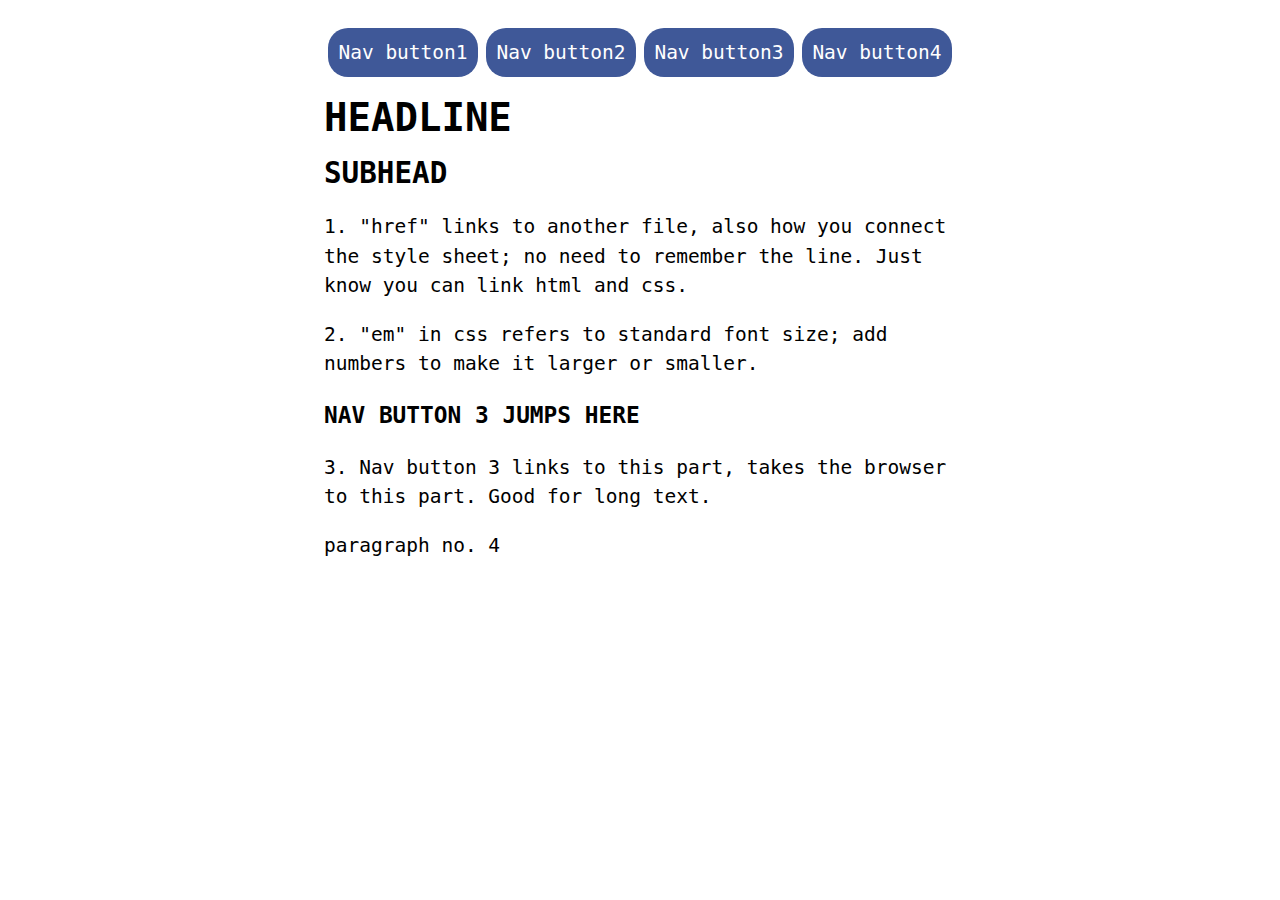
<file: week7/index.html>
<head>
    <link href="style.css" rel="stylesheet" type="text/css">
</head>

<body>
<div id="content">

<div id="nav-bar">
    <div class="nav-button"><a href="https://www.linkedin.com/in/angelica-zhiyu-luo/">Nav button1</a></div>
    <div class="nav-button"><a href="relativereference.html">Nav button2</a></div>
    <div class="nav-button"><a href="#jump">Nav button3</a></div>
    <div class="nav-button"> Nav button4 </div>

</div>

<h1>HEADLINE</h1>
<h2>SUBHEAD</h2>

<p>1. "href" links to another file, also how you connect the style sheet; no need to remember the line. Just know you can link html and css. </p>
<p>2. "em" in css refers to standard font size; add numbers to make it larger or smaller. </p>
<h3 id="jump"> NAV BUTTON 3 JUMPS HERE </h3>
<p>3. Nav button 3 links to this part, takes the browser to this part. Good for long text.</p>
<p>paragraph no. 4</p>




</div>
</body>
</file>
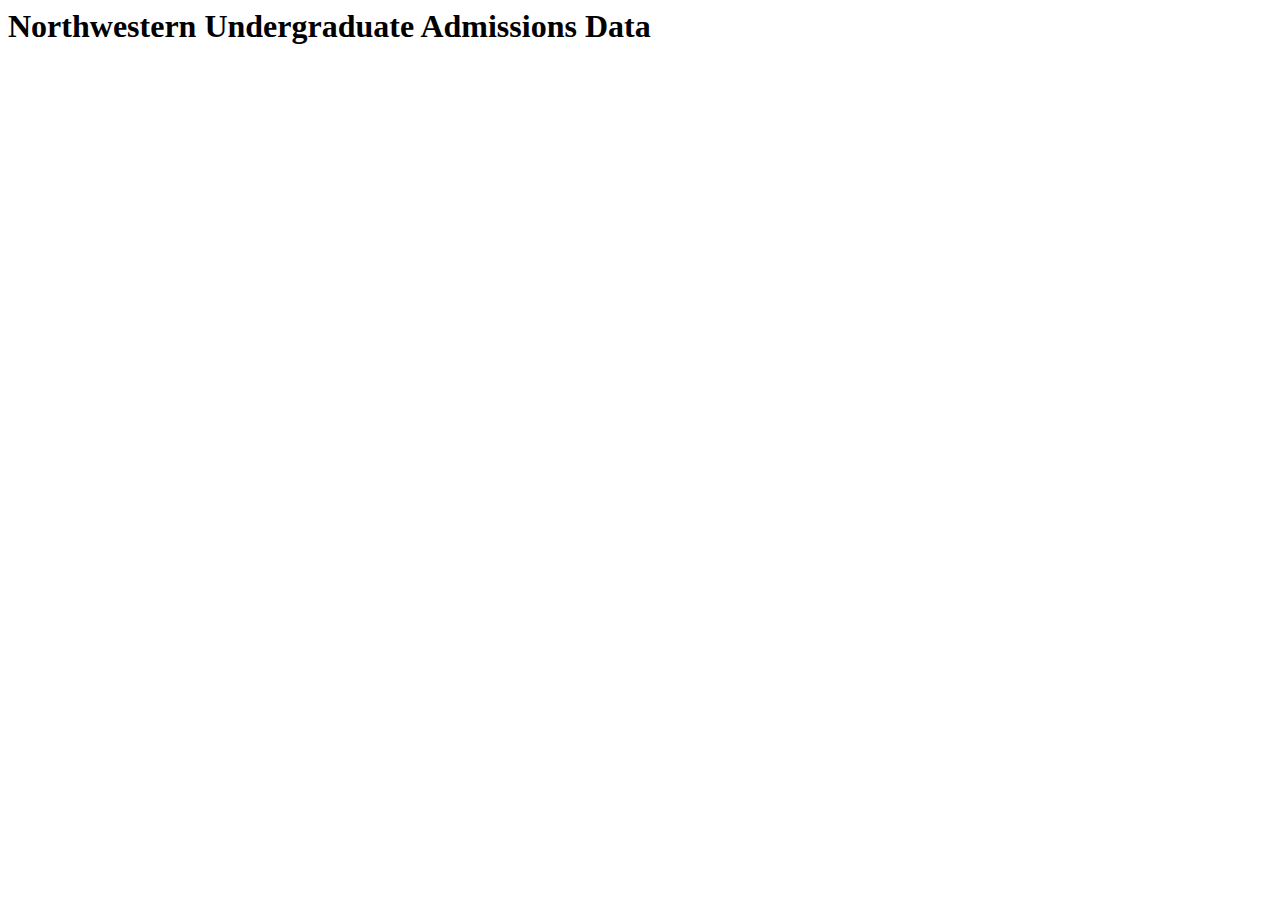
<file: storylinetest.html>
<body>
    <div id="content">
      <h1>Northwestern Undergraduate Admissions Data </h1>
 
<iframe src="https://cdn.knightlab.com/libs/storyline/latest/embed/index.html?dataURL=https%3A%2F%2Fdocs.google.com%2Fspreadsheets%2Fd%2Fe%2F2PACX-1vR1Dl4WKrRaGQOrv0WRMIs7jaQb2oamlg7ZLX4d2d-AorDRTunaKMCxT8wQcjOPVyC9R81Wlz-QUfdV%2Fpubhtml&amp;dataYCol=totalapplicants&amp;dataXCol=class&amp;dataDateFormat=%25Y&amp;chartDateFormat=%25Y&amp;chartYLabel=thousands%20of%20total%20applicants&amp;sliderCardTitleCol=title&amp;sliderCardTextCol=text" style="width:100%;height:650px;" frameborder="0" marginwidth="0" marginheight="0" vspace="0" hspace="0"></iframe>
</file>
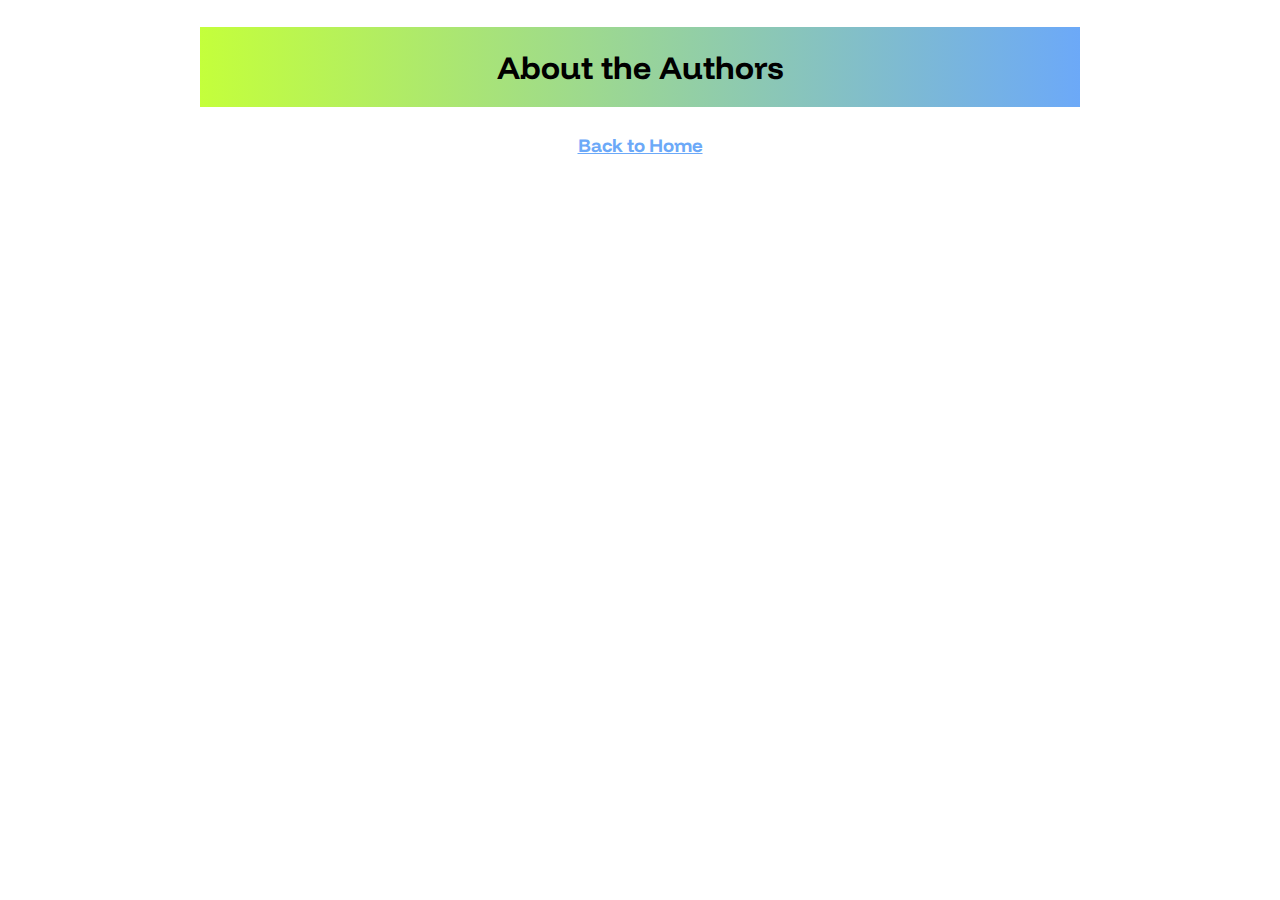
<file: Group Proj/authors.html>
<!DOCTYPE html>
<html lang="en">
<head>
   <!-- Linking external CSS file for styling -->
   <link href="style.css" type="text/css" rel="stylesheet">
   
   <!-- Defining character encoding for proper text display -->
   <meta charset="UTF-8">
   
   <!-- Ensuring the webpage is responsive on different devices -->
   <meta name="viewport" content="width=device-width, initial-scale=1.0">
   
   <!-- Setting the title of the webpage, which appears in the browser tab -->
   <title>Authors</title>
</head>
<body>
   <!-- Main heading with a gradient background, identifying the authors section -->
   <h2 class="gradient" id="us"> About the Authors </h2>
   
   <!-- Embedding a Flourish visualization (cards display) -->
   <div class="flourish-embed flourish-cards" style="width:100%;" data-src="visualisation/22002962">
       <!-- Including the Flourish script to enable the visualization -->
       <script src="https://public.flourish.studio/resources/embed.js"></script>
       
       <!-- Fallback content for browsers that do not support scripts -->
       <noscript>
           <img src="https://public.flourish.studio/visualisation/22002962/thumbnail" width="2000%" alt="cards visualization" />
       </noscript>
   </div>


<h3><a href="groupindex.html">Back to Home</a></h3>

</body>
</html>
</file>
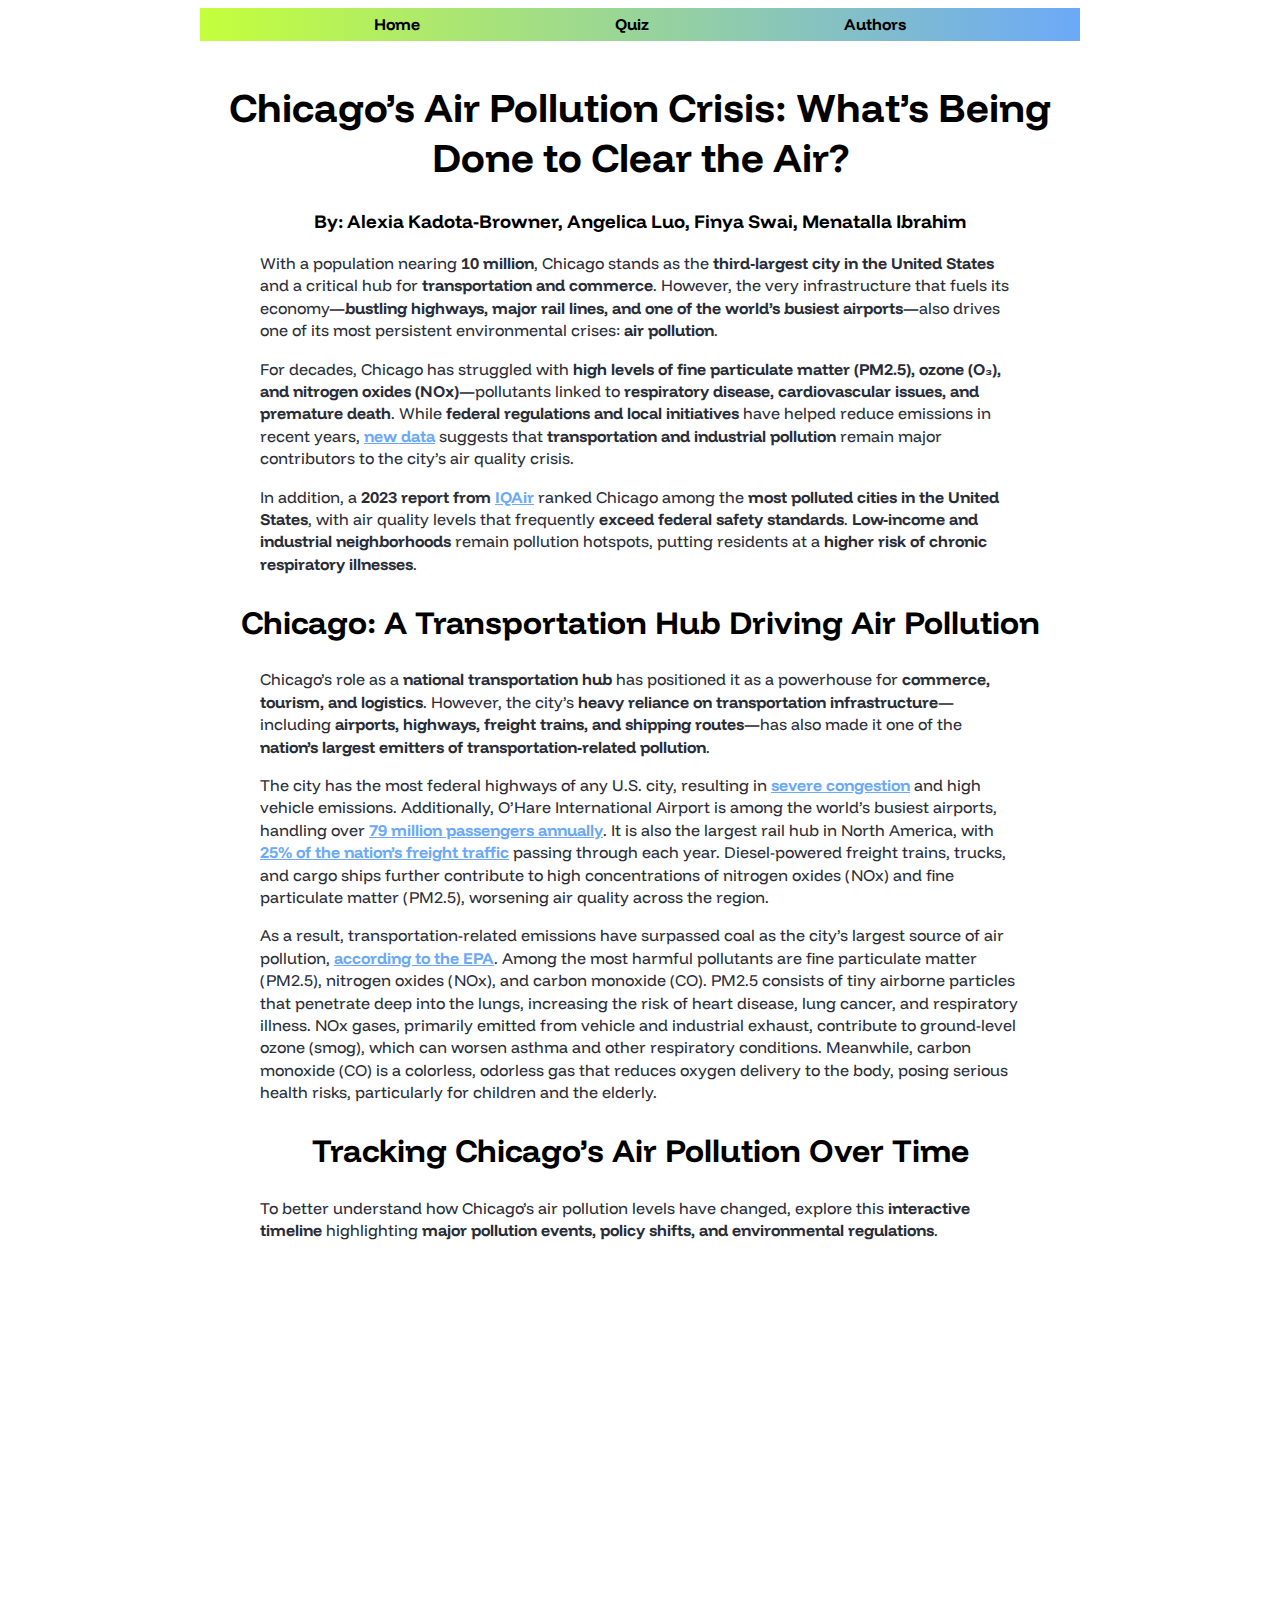
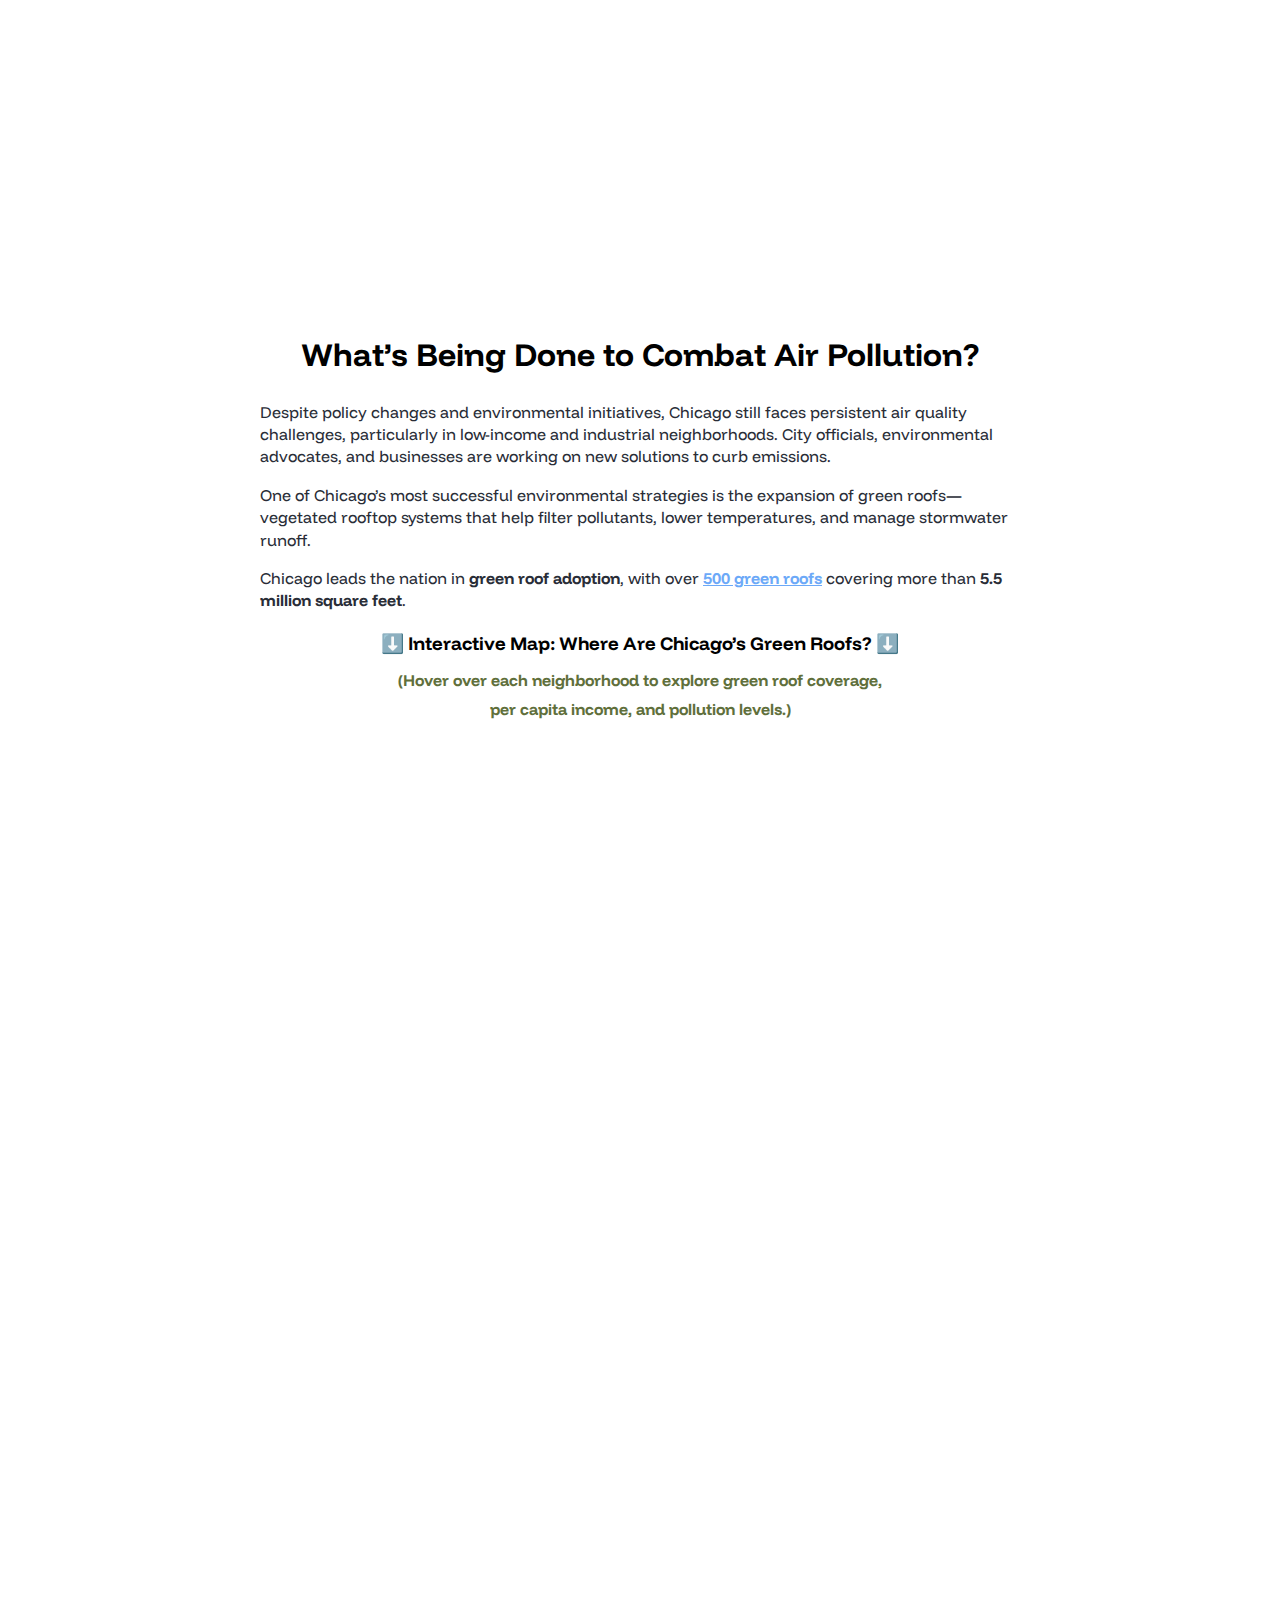
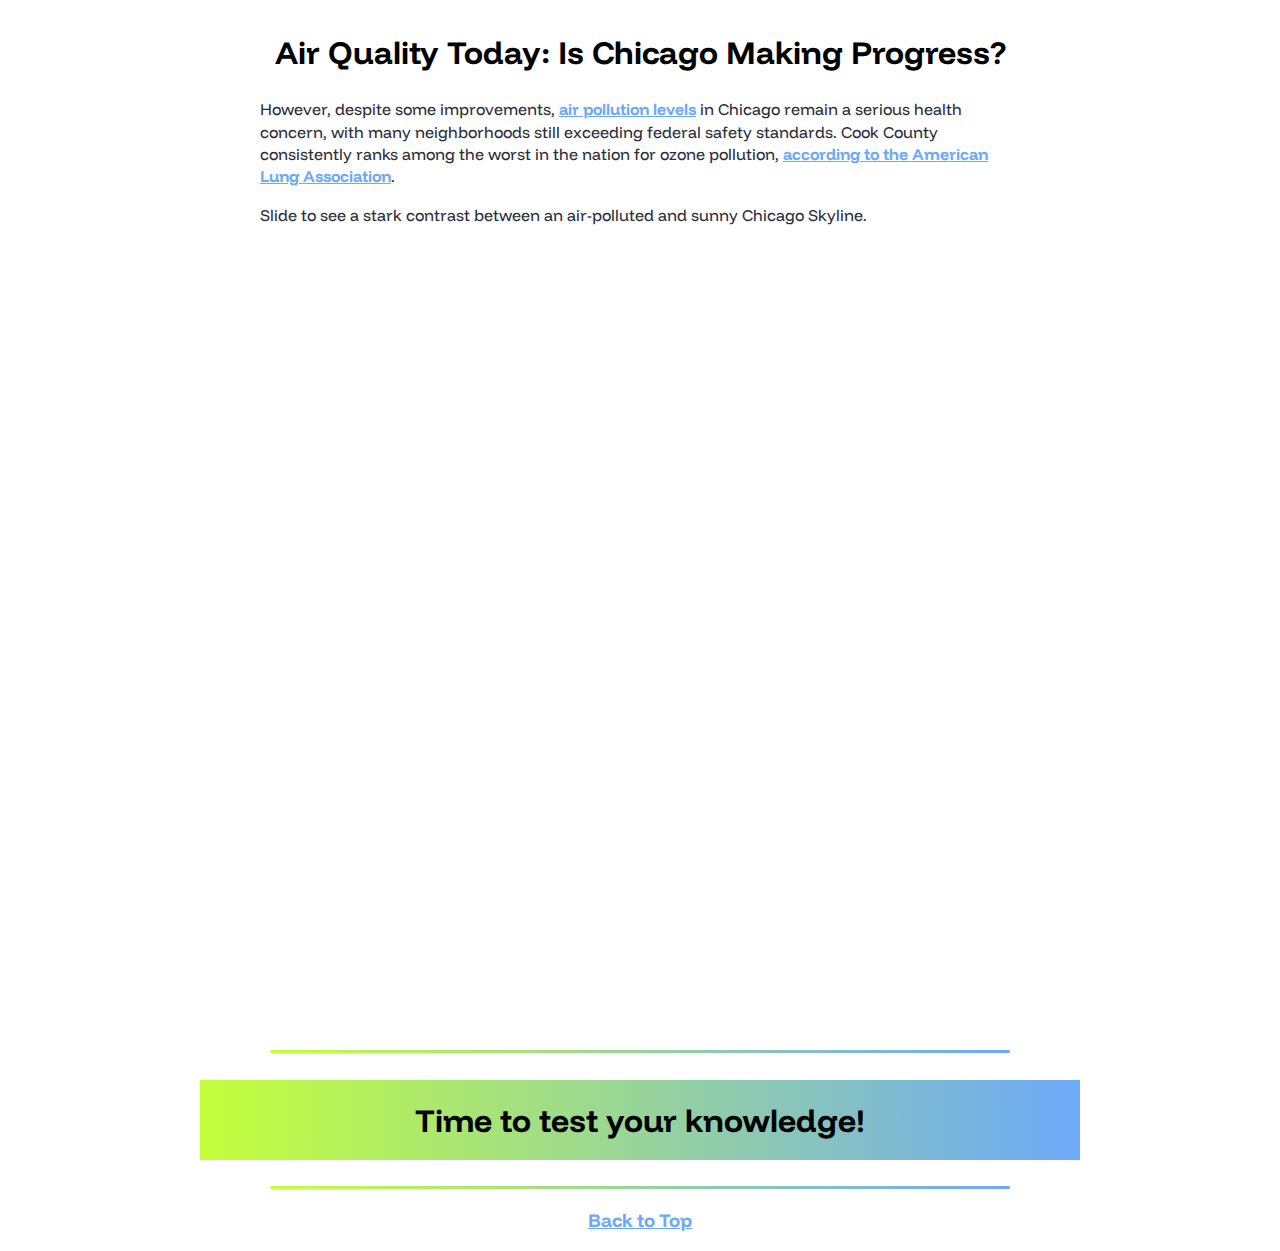
<file: Group Proj/groupindex.html>
<head>
  <link href="style.css" type="text/css" rel="stylesheet">
</head>
 <body>
   <div id = "nav-bar">
  <div class = "nav-button"> <a href="groupindex.html">Home</a> </div>
  <div class="nav-button"><a href="#jump">Quiz</a></div>
  <div class = "nav-button"> <a href="./authors.html">Authors</a> </div>
</div>
<h1 id="Top">Chicago’s Air Pollution Crisis: What’s Being Done to Clear the Air?</h1>
<h3> By: Alexia Kadota-Browner, Angelica Luo, Finya Swai, Menatalla Ibrahim </h3>


<p>With a population nearing <strong>10 million</strong>, Chicago stands as the <strong>third-largest city in the United States</strong> and a critical hub for <strong>transportation and commerce</strong>. However, the very infrastructure that fuels its economy—<strong>bustling highways, major rail lines, and one of the world’s busiest airports</strong>—also drives one of its most persistent environmental crises: <strong>air pollution</strong>.</p>
     
<p>For decades, Chicago has struggled with <strong>high levels of fine particulate matter (PM2.5), ozone (O₃), and nitrogen oxides (NOx)</strong>—pollutants linked to <strong>respiratory disease, cardiovascular issues, and premature death</strong>. While <strong>federal regulations and local initiatives</strong> have helped reduce emissions in recent years, <a target="_blank" href="https://www.epa.gov/il/southeast-chicago-ambient-air-quality-analysis?utm_source=chatgpt.com">new data</a> suggests that <strong>transportation and industrial pollution</strong> remain major contributors to the city’s air quality crisis.</p>


<p>In addition, a <strong>2023 report from <a target="_blank" href="https://www.iqair.com/us/usa/illinois/chicago?srsltid=AfmBOopWjIGoxKGQcrQt2J02a7QtK9DUwQiaypIBcitJRgQyFlIK0teR">IQAir</a></strong> ranked Chicago among the <strong>most polluted cities in the United States</strong>, with air quality levels that frequently <strong>exceed federal safety standards</strong>. <strong>Low-income and industrial neighborhoods</strong> remain pollution hotspots, putting residents at a <strong>higher risk of chronic respiratory illnesses</strong>.</p>


<div class="section">
    <h2>Chicago: A Transportation Hub Driving Air Pollution</h2>
    <p>Chicago’s role as a <strong>national transportation hub</strong> has positioned it as a powerhouse for <strong>commerce, tourism, and logistics</strong>. However, the city’s <strong>heavy reliance on transportation infrastructure</strong>—including <strong>airports, highways, freight trains, and shipping routes</strong>—has also made it one of the <strong>nation’s largest emitters of transportation-related pollution</strong>.</p>
    <p>The city has the most federal highways of any U.S. city, resulting in <a target="_blank" href="https://idot.illinois.gov/content/dam/soi/en/web/idot/documents/transportation-system/reports/opp/travel-stats/2022-il-hwy-statistics-sheet.pdf">severe congestion</a> and high vehicle emissions. Additionally, O’Hare International Airport is among the world’s busiest airports, handling over <a target="_blank" href="https://www.faa.gov/">79 million passengers annually</a>. It is also the largest rail hub in North America, with <a target="_blank" href="https://cmap.illinois.gov/wp-content/uploads/FY17-0095-Freight-Snapshot.pdf">25% of the nation’s freight traffic</a> passing through each year. Diesel-powered freight trains, trucks, and cargo ships further contribute to high concentrations of nitrogen oxides (NOx) and fine particulate matter (PM2.5), worsening air quality across the region.</p>
    <p>As a result, transportation-related emissions have surpassed coal as the city’s largest source of air pollution, <a target="_blank" href="https://www.transportation.gov/sites/dot.gov/files/2023-12/IL_2023_State_Freight.pdf">according to the EPA</a>. Among the most harmful pollutants are fine particulate matter (PM2.5), nitrogen oxides (NOx), and carbon monoxide (CO). PM2.5 consists of tiny airborne particles that penetrate deep into the lungs, increasing the risk of heart disease, lung cancer, and respiratory illness. NOx gases, primarily emitted from vehicle and industrial exhaust, contribute to ground-level ozone (smog), which can worsen asthma and other respiratory conditions. Meanwhile, carbon monoxide (CO) is a colorless, odorless gas that reduces oxygen delivery to the body, posing serious health risks, particularly for children and the elderly.</p>   


  </div>
 <div class="section">
    <h2>Tracking Chicago’s Air Pollution Over Time</h2>
    <p>To better understand how Chicago’s air pollution levels have changed, explore this <strong>interactive timeline</strong> highlighting <strong>major pollution events, policy shifts, and environmental regulations</strong>.</p>
    <iframe src='https://cdn.knightlab.com/libs/timeline3/latest/embed/index.html?source=v2:2PACX-1vRGVWovYX54_zoTrHWrRkFiztP5YzTXb5EwiXgLaKNjhb-m-5wm6Sb-ztqqEIKPS1Ntfy3IqGVopBkX&font=Default&lang=en&initial_zoom=2&height=650' width='100%' height='650' webkitallowfullscreen mozallowfullscreen allowfullscreen frameborder='0'></iframe> 
  </div>
 <div class="section">
    <h2>What’s Being Done to Combat Air Pollution?</h2>
    <p>Despite policy changes and environmental initiatives, Chicago still faces persistent air quality challenges, particularly in low-income and industrial neighborhoods. City officials, environmental advocates, and businesses are working on new solutions to curb emissions.</p>
    <p>One of Chicago’s most successful environmental strategies is the expansion of green roofs—vegetated rooftop systems that help filter pollutants, lower temperatures, and manage stormwater runoff.</p>
    <p>Chicago leads the nation in <strong>green roof adoption</strong>, with over <a target="_blank" href="https://www.chicago.gov/city/en/depts/dcd/supp_info/chicago_green_roofs.html">500 green roofs</a> covering more than <strong>5.5 million square feet</strong>.</p>
</div>


<h3>⬇️ Interactive Map: Where Are Chicago’s Green Roofs? ⬇️</h3>
<h4>(Hover over each neighborhood to explore green roof coverage,</h4>


<div class="section" style="width:100%;height:900px;">
    <h4>per capita income, and pollution levels.)</h4>
    <div class="flourish-embed flourish-map" data-src="visualisation/21973877">
        <script src="https://public.flourish.studio/resources/embed.js"></script>
        <noscript><img src="https://public.flourish.studio/visualisation/21973877/thumbnail" width="100%" alt="map visualization" /></noscript>
    </div>
</div>
 
<div class="section">
  <h2>Air Quality Today: Is Chicago Making Progress?</h2>
  <p>However, despite some improvements, <a target="_blank" href="https://www.iqair.com/us/usa/illinois/chicago?srsltid=AfmBOopWjIGoxKGQcrQt2J02a7QtK9DUwQiaypIBcitJRgQyFlIK0teR">air pollution levels</a> in Chicago remain a serious health concern, with many neighborhoods still exceeding federal safety standards. Cook County consistently ranks among the worst in the nation for ozone pollution, <a target="_blank" href="https://www.lung.org/research/sota">according to the American Lung Association</a>.</p>
  <p>Slide to see a stark contrast between an air-polluted and sunny Chicago Skyline.</p>
</div>
<iframe frameborder="0" class="juxtapose" width="800px" height="800px" src="https://cdn.knightlab.com/libs/juxtapose/latest/embed/index.html?uid=42aff7e4-fa0e-11ef-9397-d93975fe8866"></iframe>
<hr>


<h2 class="gradient" id="jump"> Time to test your knowledge! </h2>


<div class="flourish-embed flourish-quiz" data-src="visualisation/21950480"><script src="https://public.flourish.studio/resources/embed.js"></script><noscript><img src="https://public.flourish.studio/visualisation/21950480/thumbnail" width="100%" alt="quiz visualization" /></noscript></div>

<hr>


<h3><a href="#top">Back to Top</a> </div></h3>


</body>
</file>
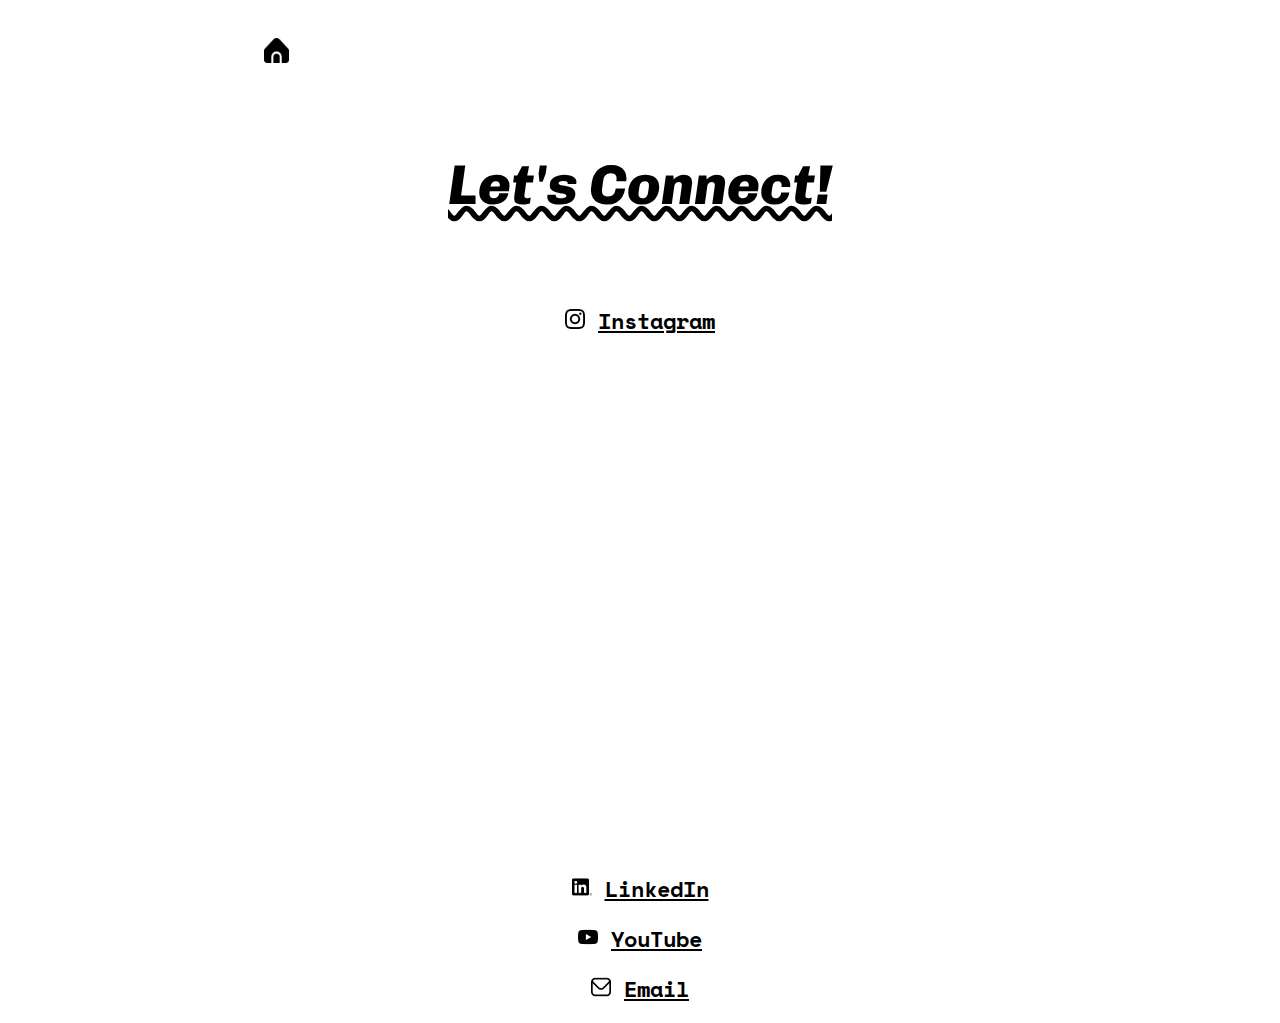
<file: Portfolio/connectwme.html>
<a href="index.html">
    <img src="home.png" alt="Home" width="25" style="padding-top: 30px;">
  </a>

<body>
    <div id="content";
    align="center">

<head>
<link href="connectwme.css" rel="stylesheet" type="text/css">
</head>    

<h1>Let's Connect!</h1>
<h2><img src="instagram.png" alt="Home" width="20">
    <a href="https://www.instagram.com/aglc_lzy/?hl=en">Instagram</a></h2>
    <iframe src="https://www.instagram.com/aglc_lzy/embed" width="400" height="500" style="border: none;"></iframe>
<h2><img src="linkedin.png" alt="Home" width="20">
    <a href="https://www.linkedin.com/in/angelica-zhiyu-luo/">LinkedIn</a></h2>

 <h2><img src="youtube.png" alt="Home" width="20">
    <a href="https://www.youtube.com/@aglclzy228">YouTube</a></h2>

<h2><img src="envelope.png" alt="Home" width="20">
    <a href="mailto:angelicaluo2025@u.northwestern.edu.com">Email</a></h2>
</file>
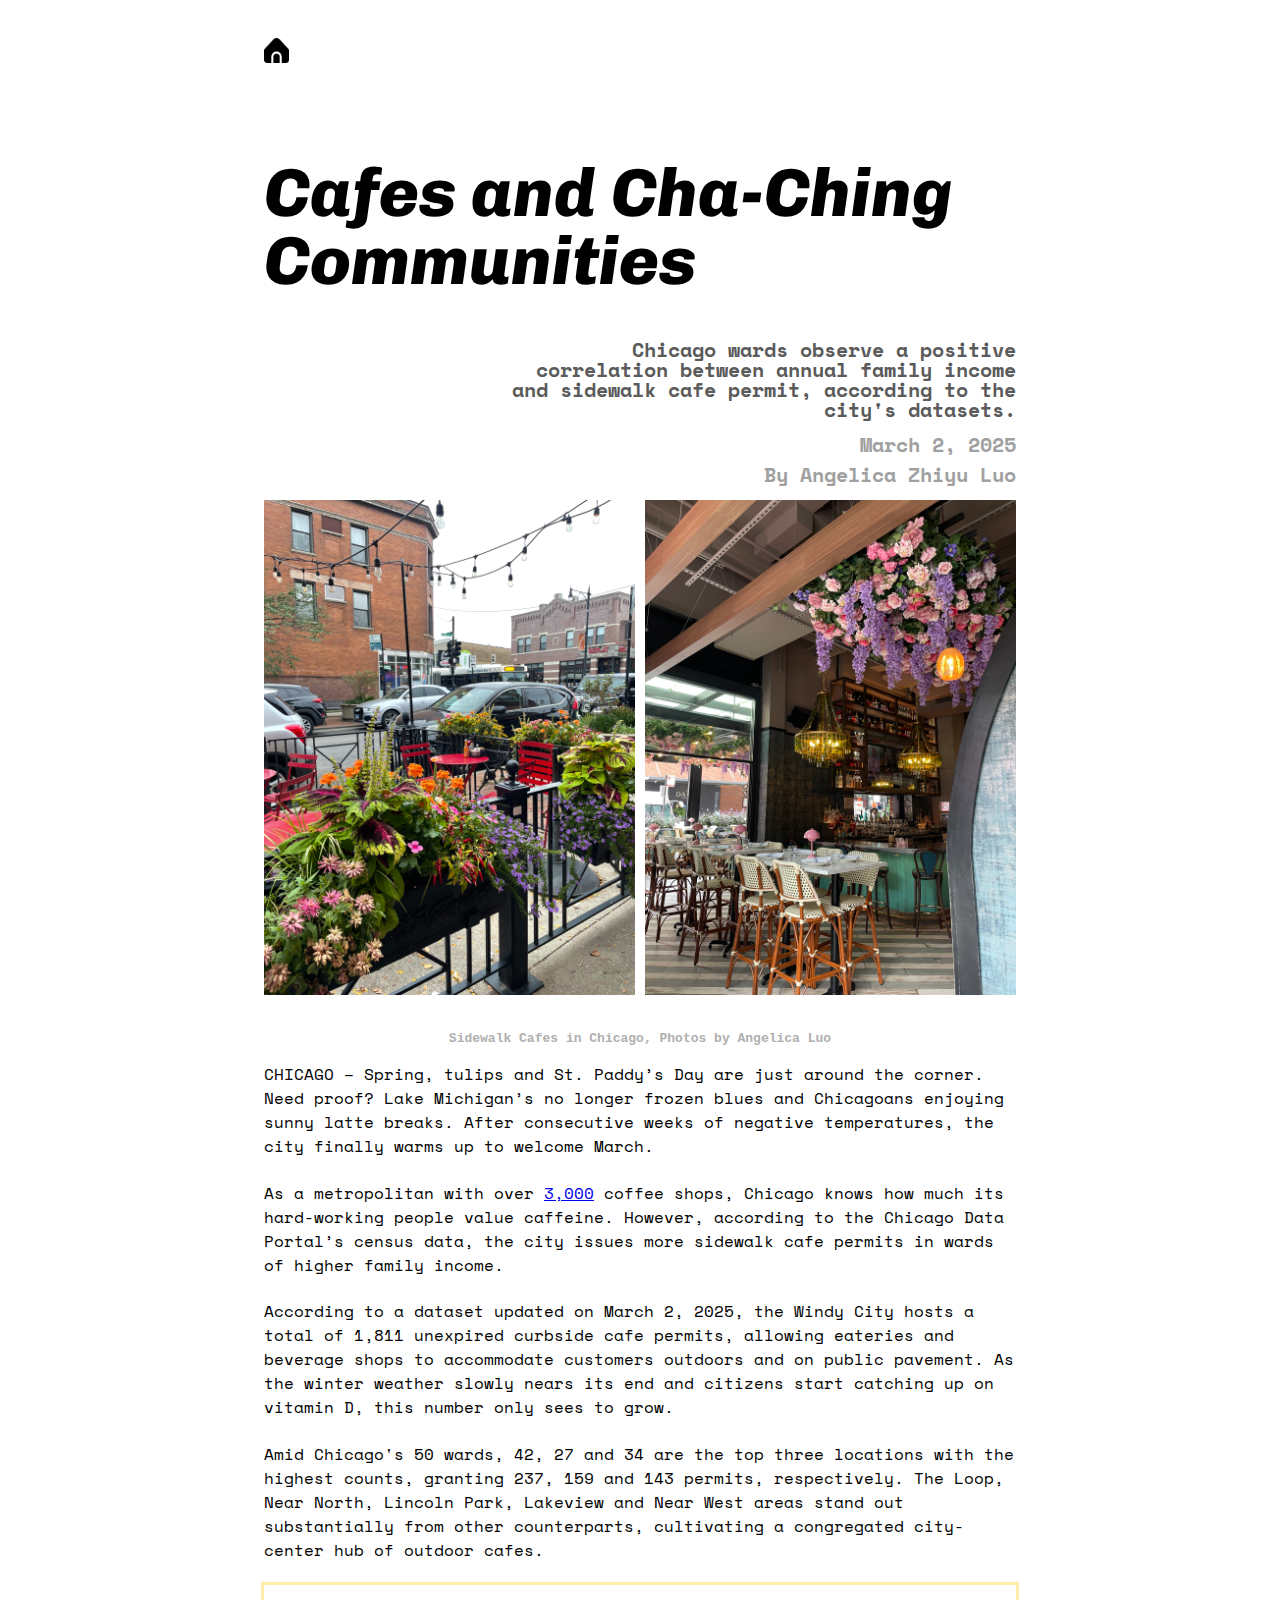
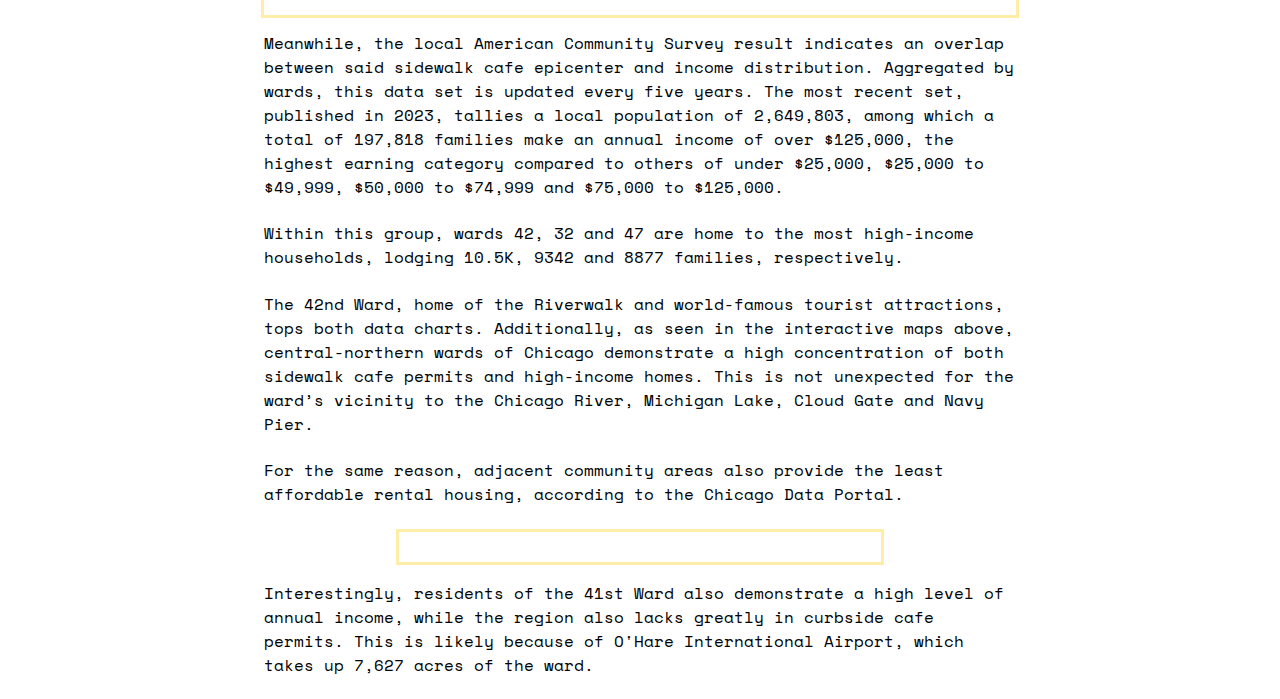
<file: Portfolio/interactive.html>
<body>
  <div id="content">
    
<head>
  <link href="interactive.css" rel="stylesheet" type="text/css">
  <style>
    .flourish-container {
        display: flex;
        justify-content: space-around; /* Space out the visualizations */
        gap: 20px; /* Space between visualizations */
        flex-wrap: wrap; /* Ensures responsiveness */
    }
    .flourish-embed {
        flex: 1;
        min-width: 45%; /* Ensures both maps fit side by side */
    }
  </style>
</head>

<a href="index.html">
    <img src="home.png" alt="Home" width="25" style="padding-top: 30px; padding-bottom: 50px;">
</a>

<h1>Cafes and Cha-Ching Communities</h1>
<h2>Chicago wards observe a positive correlation between annual family income and sidewalk cafe permit, according to the city's datasets.</h2>
<h3>March 2, 2025</h3>
<h3>By Angelica Zhiyu Luo</h3>
<div style="display: flex; justify-content: space-between;">
  <div style="flex: 1; padding-right: 5px;">
      <img src="swcafe1.jpeg" alt="Sidewalk Cafe" style="width: 100%; height: auto; padding-bottom: 20px;">
  </div>
  <div style="flex: 1; padding-left: 5px;">
      <img src="swcafe2.jpeg" alt="Sidewalk Cafe" style="width: 100%; height: auto; padding-bottom: 20px;">
  </div>
</div>
<h4>Sidewalk Cafes in Chicago, Photos by Angelica Luo</h4>

<p>CHICAGO – Spring, tulips and St. Paddy’s Day are just around the corner. Need proof? Lake Michigan’s no longer frozen blues and 
  Chicagoans enjoying sunny latte breaks. After consecutive weeks of negative temperatures, the city finally warms up to welcome March.</p>

<p>As a metropolitan with over <a href="https://rentechdigital.com/smartscraper/business-report-details/united-states/illinois/list-of-coffee-shops-in-chicago?utm_source=chatgpt.com">3,000</a> 
coffee shops, Chicago knows how much its hard-working people value caffeine. However, according to the Chicago Data Portal’s census data, 
the city issues more sidewalk cafe permits in wards of higher family income.</p>

<p>According to a dataset updated on March 2, 2025, the Windy City hosts a total of 1,811 unexpired curbside cafe permits, allowing eateries 
  and beverage shops to accommodate customers outdoors and on public pavement. As the winter weather slowly nears its end and citizens start 
  catching up on vitamin D, this number only sees to grow.</p>

<p>Amid Chicago's 50 wards, 42, 27 and 34 are the top three locations with the highest counts, granting 237, 159 and 143 permits, respectively. 
  The Loop, Near North, Lincoln Park, Lakeview and Near West areas stand out substantially from other counterparts, cultivating a congregated 
  city-center hub of outdoor cafes.</p>

<!-- Flex container for visualizations -->
<div class="flourish-container">
    <div class="flourish-embed flourish-map" data-src="visualisation/21890304">
        <script src="https://public.flourish.studio/resources/embed.js"></script>
        <noscript>
            <img src="https://public.flourish.studio/visualisation/21890304/thumbnail" width="100%" alt="map visualization" />
        </noscript>
    </div>

    <div class="flourish-embed flourish-map" data-src="visualisation/21891066">
        <script src="https://public.flourish.studio/resources/embed.js"></script>
        <noscript>
            <img src="https://public.flourish.studio/visualisation/21891066/thumbnail" width="100%" alt="map visualization" />
        </noscript>
    </div>
</div>

<p>Meanwhile, the local American Community Survey result indicates an overlap between said sidewalk cafe epicenter and income distribution. 
  Aggregated by wards, this data set is updated every five years. The most recent set, published in 2023, tallies a local population of 2,649,803, 
  among which a total of 197,818 families make an annual income of over $125,000, the highest earning category compared to others of under $25,000, 
  $25,000 to $49,999, $50,000 to $74,999 and $75,000 to $125,000.</p>

<p>Within this group, wards 42, 32 and 47 are home to the most high-income households, lodging 10.5K, 9342 and 8877 families, respectively.</p>

<p>The 42nd Ward, home of the Riverwalk and world-famous tourist attractions, tops both data charts. Additionally, 
  as seen in the interactive maps above, central-northern wards of Chicago demonstrate a high concentration of both sidewalk cafe permits 
  and high-income homes. This is not unexpected for the ward’s vicinity to the Chicago River, Michigan Lake, Cloud Gate and Navy Pier.</p>

<p>For the same reason, adjacent community areas also provide the least affordable rental housing, according to the Chicago Data Portal.</p>

<div class="flourish-embed flourish-map" data-src="visualisation/21890646" 
     style="width: 60%; margin: 0 auto; border: 3px solid #ffeda8; padding: 15px;">
  <script src="https://public.flourish.studio/resources/embed.js"></script>
  <noscript>
      <img src="https://public.flourish.studio/visualisation/21890646/thumbnail" width="80%"; alt="map visualization" />
  </noscript>
</div>

<p>Interestingly, residents of the 41st Ward also demonstrate a high level of annual income, 
  while the region also lacks greatly in curbside cafe permits. 
  This is likely because of O'Hare International Airport, which takes up 7,627 acres of the ward.</p>
</file>
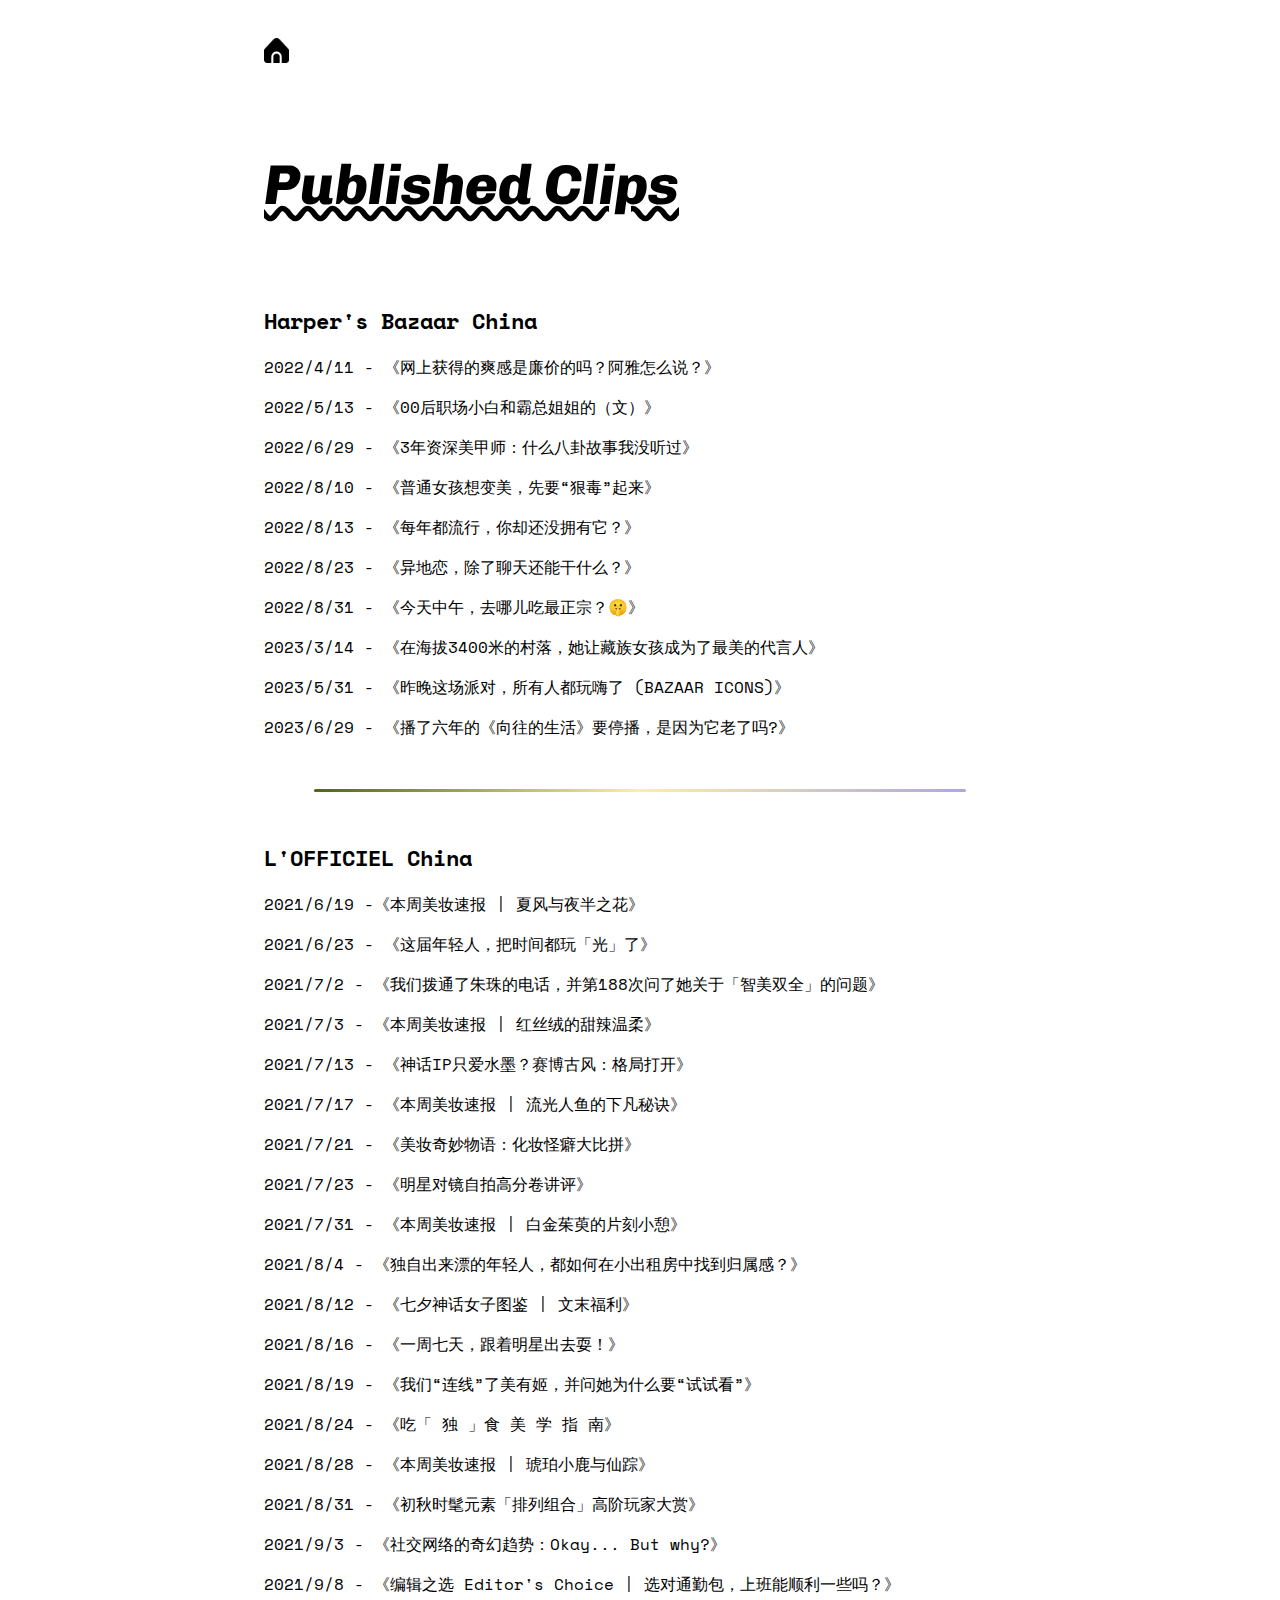
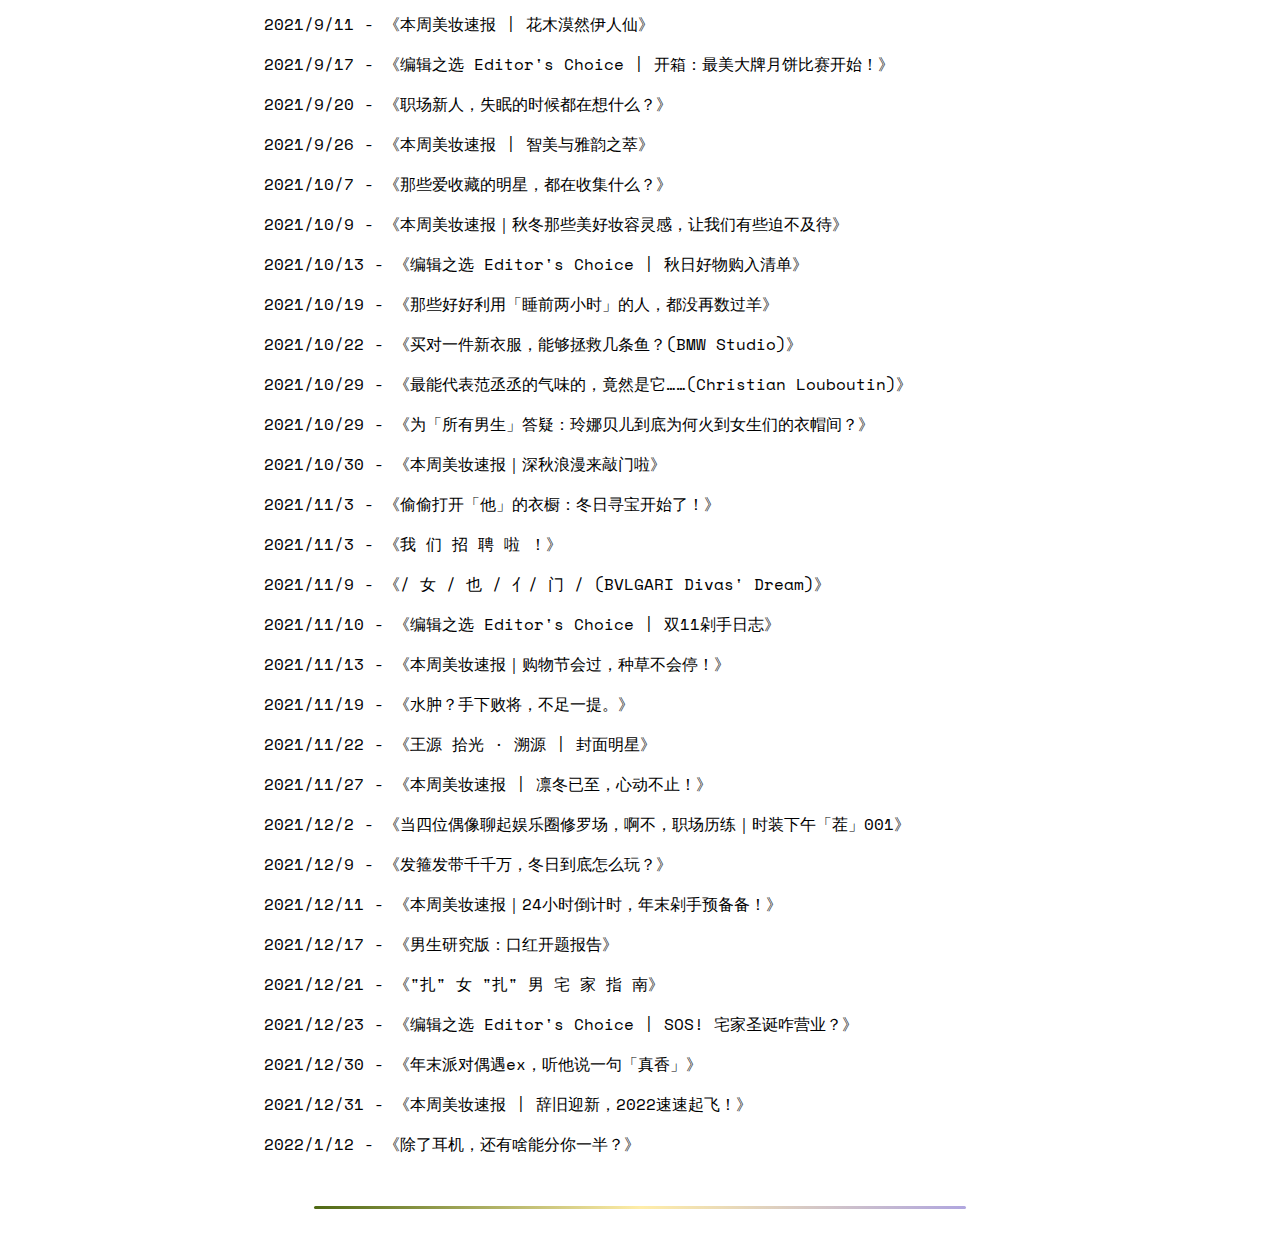
<file: Portfolio/publishedclips.html>
<body>
  <div id="content">

<head>
    <link href="publishedclips.css" rel="stylesheet" type="text/css">
</head>

<a href="index.html">
    <img src="home.png" alt="Home" width="25" style="padding-top: 30px;">
  </a>

<body>
    <div id="content">

<h1>Published Clips</h1>
<h2>Harper's Bazaar China</h2>
<p>2022/4/11 - 《网上获得的爽感是廉价的吗？阿雅怎么说？》</p>
<p>2022/5/13 - 《00后职场小白和霸总姐姐的（文）》</p>
<p>2022/6/29 - 《3年资深美甲师：什么八卦故事我没听过》</p>
<p>2022/8/10 - 《普通女孩想变美，先要“狠毒”起来》</p>
<p>2022/8/13 - 《每年都流行，你却还没拥有它？》</p>
<p>2022/8/23 - 《异地恋，除了聊天还能干什么？》</p>
<p>2022/8/31 - 《今天中午，去哪儿吃最正宗？🤫》</p>
<p>2023/3/14 - 《在海拔3400米的村落，她让藏族女孩成为了最美的代言人》</p>
<p>2023/5/31 - 《昨晚这场派对，所有人都玩嗨了 (BAZAAR ICONS)》</p>
<p>2023/6/29 - 《播了六年的《向往的生活》要停播，是因为它老了吗?》</p>

<section>
    <hr>
  </section>

<h2>L'OFFICIEL China</h2>
<p>2021/6/19 -《本周美妆速报 | 夏风与夜半之花》</p>
<p>2021/6/23 - 《这届年轻人，把时间都玩「光」了》</p>
<p>2021/7/2 - 《我们拨通了朱珠的电话，并第188次问了她关于「智美双全」的问题》</p>
<p>2021/7/3 - 《本周美妆速报 | 红丝绒的甜辣温柔》</p>
<p>2021/7/13 - 《神话IP只爱水墨？赛博古风：格局打开》</p>
<p>2021/7/17 - 《本周美妆速报 | 流光人鱼的下凡秘诀》</p>
<p>2021/7/21 - 《美妆奇妙物语：化妆怪癖大比拼》</p>
<p>2021/7/23 - 《明星对镜自拍高分卷讲评》</p>
<p>2021/7/31 - 《本周美妆速报 | 白金茱萸的片刻小憩》</p>
<p>2021/8/4 - 《独自出来漂的年轻人，都如何在小出租房中找到归属感？》</p>
<p>2021/8/12 - 《七夕神话女子图鉴 | 文末福利》</p>
<p>2021/8/16 - 《一周七天，跟着明星出去耍！》</p>
<p>2021/8/19 - 《我们“连线”了美有姬，并问她为什么要“试试看”》</p>
<p>2021/8/24 - 《吃「 独 」食 美 学 指 南》</p>
<p>2021/8/28 - 《本周美妆速报 | 琥珀小鹿与仙踪》</p>
<p>2021/8/31 - 《初秋时髦元素「排列组合」高阶玩家大赏》</p>
<p>2021/9/3 - 《社交网络的奇幻趋势：Okay... But why?》</p>
<p>2021/9/8 - 《编辑之选 Editor's Choice | 选对通勤包，上班能顺利一些吗？》</p>
<p>2021/9/11 - 《本周美妆速报 | 花木漠然伊人仙》</p>
<p>2021/9/17 - 《编辑之选 Editor's Choice | 开箱：最美大牌月饼比赛开始！》</p>
<p>2021/9/20 - 《职场新人，失眠的时候都在想什么？》</p>
<p>2021/9/26 - 《本周美妆速报 | 智美与雅韵之萃》</p>
<p>2021/10/7 - 《那些爱收藏的明星，都在收集什么？》</p>
<p>2021/10/9 - 《本周美妆速报｜秋冬那些美好妆容灵感，让我们有些迫不及待》</p>
<p>2021/10/13 - 《编辑之选 Editor's Choice | 秋日好物购入清单》</p>
<p>2021/10/19 - 《那些好好利用「睡前两小时」的人，都没再数过羊》</p>
<p>2021/10/22 - 《买对一件新衣服，能够拯救几条鱼？(BMW Studio)》</p>
<p>2021/10/29 - 《最能代表范丞丞的气味的，竟然是它……(Christian Louboutin)》</p>
<p>2021/10/29 - 《为「所有男生」答疑：玲娜贝儿到底为何火到女生们的衣帽间？》</p>
<p>2021/10/30 - 《本周美妆速报｜深秋浪漫来敲门啦》</p>
<p>2021/11/3 - 《偷偷打开「他」的衣橱：冬日寻宝开始了！》</p>
<p>2021/11/3 - 《我 们 招 聘 啦 ！》</p>
<p>2021/11/9 - 《/ 女 / 也 / 亻/ 门 / (BVLGARI Divas' Dream)》</p>
<p>2021/11/10 - 《编辑之选 Editor's Choice | 双11剁手日志》</p>
<p>2021/11/13 - 《本周美妆速报｜购物节会过，种草不会停！》</p>
<p>2021/11/19 - 《水肿？手下败将，不足一提。》</p>
<p>2021/11/22 - 《王源 拾光 · 溯源 | 封面明星》</p>
<p>2021/11/27 - 《本周美妆速报 | 凛冬已至，心动不止！》</p>
<p>2021/12/2 - 《当四位偶像聊起娱乐圈修罗场，啊不，职场历练｜时装下午「茬」001》</p>
<p>2021/12/9 - 《发箍发带千千万，冬日到底怎么玩？》</p>
<p>2021/12/11 - 《本周美妆速报｜24小时倒计时，年末剁手预备备！》</p>
<p>2021/12/17 - 《男生研究版：口红开题报告》</p>
<p>2021/12/21 - 《"扎" 女 "扎" 男 宅 家 指 南》</p>
<p>2021/12/23 - 《编辑之选 Editor's Choice | SOS! 宅家圣诞咋营业？》</p>
<p>2021/12/30 - 《年末派对偶遇ex，听他说一句「真香」》</p>
<p>2021/12/31 - 《本周美妆速报 | 辞旧迎新，2022速速起飞！》</p>
<p>2022/1/12 - 《除了耳机，还有啥能分你一半？》</p>

<section>
    <hr>
  </section>
</file>
<file: week7/style.css>
/*desktop*/
#content {
    width: 50%;
    margin: auto;
    line-height: 1.5em;
    font-size: 1.5em;
    background-color: #ffffff;
    padding: 20px;
    border-radius: 5px;
    font-family: monospace;
}

#nav-bar {
    display: flex;
    flex-direction: row; 
}

.nav-button {
    margin: auto;
    padding: 10px;
    background-color: #3f5898;
    color: white;
    border-radius: 20px;
    cursor: pointer;
    text-align: center;
    text-decoration: none;
}

.nav-button a {
    color: white;
    text-decoration: none;
}

/*phone*/
@media (orientation: portrait) {
    #content {width: 100%;}
}
</file>
<file: Group Proj/style.css>
/* Importing a Google Font for consistent typography */
@import url('https://fonts.googleapis.com/css2?family=Funnel+Display&display=swap');

/* Styling for horizontal rules to create a gradient effect */
hr {
   height: 3px;
   background: linear-gradient(to right, #c4ff3b, #6ca9f8);
   border: 5px;
   border-radius: 5px;
   margin-right: 70px;
   margin-left: 70px;
}

/* Styling links with a specific color and making them bold */
a {
   color: #6ca9f8;
   text-decoration: underline;
   font-weight: bold;
}

/* Changing link color when visited */
a:visited {
   color: #606f3b;
}

/* Styling iframes with a white border, rounded corners, and centered alignment */
iframe {
   border: white;
   border-radius: 5px;
   display: block;
   margin: 0 auto;
}

/* General body styling with padding and centered text */
body {
   padding-left: 15%;
   padding-right: 15%;
   background-color: white;   
   text-align: auto;
 }

/* Image container for adjusting width and padding */
.img-container {
   width: 90%;
   padding-left: 60px;
   padding-right: 60px;
 }

/* Centering images within the container */
 img {
   margin: auto;
   display: block;
 }

/* Styling for main heading (H1) with specific font, size, and alignment */
h1 {
   padding-top: 15px;
   font-size: 2.5em;
   color: #000000;
   font-family: 'Funnel Display', sans-serif;
   text-decoration: none;
   text-align: center;
}

/* Styling for H2 with a similar font, size, and alignment */
h2  {
   font-size: 2em;
   text-align: center;
   color: #000000;
   font-family: 'Funnel Display', sans-serif;   
}

/* Centering H3 and applying the selected font */
h3 {
   text-align: center;
   font-family: 'Funnel Display', sans-serif;   
}

/* Smaller text style (H4) with reduced line height and a muted color */
h4 {
   text-align: center;
   font-family: 'Funnel Display', sans-serif;
   font-size: 1em;
   line-height: 0.5em;
   color: #606f3b;
}

/* Styling paragraphs with font size, color, and spacing */
p {
   font-size: 1em;
   color: #292d37;
   font-family: 'Funnel Display', sans-serif;   
   line-height: 1.4em;
   padding-left: 60px;
   padding-right: 60px;
}

/* Styling Flourish embed elements for proper alignment */
.flourish-embed.flourish-map {
   width: 60%;
   display: block;
   justify-content: center;
   margin: 0 auto;
}

.flourish-embed.flourish-quiz {
   width: 40%;
   display: block;
   flex-direction: row;
   justify-self: unset;
   margin: 0 auto; 
}

/* Creating a reusable gradient class */
.gradient {   
   background: linear-gradient(to right, #c4ff3b, #6ca9f8);
}

/* Adding padding to h2 elements with the gradient background */
h2.gradient {
   padding: 20px;
}

/* Styling the navigation bar with a gradient background and even spacing */
#nav-bar {
   display: flex;
   flex-direction: row;
   background: linear-gradient(to right, #c4ff3b, #6ca9f8);
   justify-content: space-evenly;
}

/* Navigation button styles for consistency */
.nav-button {
   font-size: 1em;
   border-radius: 0px;
   cursor: pointer;
   text-align: center;
   line-height: 2em;
   margin: 0.3px;
   padding-right: 20px;
   padding-left: 20px;
   padding-top: 0px;
   padding-bottom: 0px;
   font-family: 'Funnel Display', sans-serif;   
   color: black;
}

/* Ensuring navigation links remain black */
.nav-button a {
   color: black;
   text-decoration: none;
}

/* Responsive design adjustments for portrait mode */
@media (orientation: portrait) {
   body {
       padding-left: 0%;
       padding-right: 0%;
       background-color: white;   
       text-align: auto;
       line-height: 2em;
   }

   /* Adjusting H4 line height for better readability */
   h4 {
       line-height: 1em;
       color: #606f3b;
   }

   /* Adjusting content width and font size */
   #content {
     width: 100%;
     font-size: 1.5em;
   }
  
   /* Ensuring Flourish embed elements take full screen width */
   .flourish-embed {
       width: 100vw;
       min-height: 80vh; /* Ensures enough space but doesn't force full overlap */
       display: flex;
       justify-content: center;
       align-items: center;
       margin-bottom: 20px; /* Adds space between embeds */
   }
  
   .flourish-embed.flourish-quiz {
       width: 100vw;
       min-height: 80vh;
       margin-bottom: 20px; /* Space between elements */
       align-items: center;
   }
  
   .flourish-embed.flourish-cards {
       width: 100%;
       flex-direction: column;
       min-height: 1000px;
       padding-top: 50px;
       align-items: center;
   }

   /* Ensuring iframes scale properly on mobile */
   iframe {
       width: 100vw;
       border-radius: 0;
       align-items: center;
   }
}
</file>
<file: Portfolio/connectwme.css>
@import url('https://fonts.googleapis.com/css2?family=Chivo:ital,wght@1,800&display=swap');
@import url('https://fonts.googleapis.com/css2?family=Space+Mono:wght@400;700&display=swap');

body {
    padding-left: 20%;
    padding-right: 20%;
    background-color: #ffffff;
    text-align: auto;
  }

p {
    font-size: 1em;
    color: #000000;
    font-family: 'Space Mono', monospace;
    text-decoration: none;
}

h1 {
    padding-top: 50px;
    padding-bottom: 50px;
    font-size: 3.5em;
    color: #000000;
    font-family: 'Chivo', sans-serif;
    font-weight: 800; /* ExtraBold */
    font-style: italic;
    text-decoration: underline wavy;
}

h2 {
    font-size: 1.35em;
    color: #000000;
    font-family: 'Space Mono', monospace;
    text-decoration: none;
}

h2 a {
    color: #000000;
    text-decoration: underline;
}

.home-button {
  display: inline-block;
  width: 50px;
  height: 50px;
  background: url('home.png') no-repeat center center;
  background-size: contain;
}

hr {
  height: 3px;
  background: linear-gradient(to right, #4E6813, #ffeda8, #b0a6df);      
  border: 1px;
  border-radius: 5px;
  margin: 50px;
}
</file>
<file: Portfolio/interactive.css>
@import url('https://fonts.googleapis.com/css2?family=Chivo:ital,wght@1,800&display=swap');
@import url('https://fonts.googleapis.com/css2?family=Space+Mono:wght@400;700&display=swap');

/*desktop*/

body {
    padding-left: 20%;
    padding-right: 20%;
    background-color: #ffffff;    
    text-align: auto;
  }

  p {
    font-size: 1.00em;
    font-family: 'Space Mono', monospace;
    text-decoration: none;
    margin-bottom: 3%;
}

h1 {
    font-size: 4.25em;
    line-height: 1em;
    color: #000000;
    font-family: 'Chivo', sans-serif;
    font-weight: 800; /* ExtraBold */
    font-style: italic;
}

h2 {
    font-size: 1.25em;
    line-height: 1em;
    text-align: right;
    font-family: 'Space Mono', monospace;
    color:rgb(91, 91, 91);
    text-decoration: none;
    font-weight: 800; /* ExtraBold */
    padding-left: 30%;
}

h3 {
    font-size: 1.25em;
    line-height: 0.5em;
    text-align: right;
    color:rgb(160, 160, 160);
    font-family: 'Space Mono', monospace;
    text-decoration: none}

h4 {
    font-size: 1em;
    line-height: 1em;
    color: rgb(175, 175, 175);
    text-align: center;
    font-family: monospace;
}

.flourish-container {
    outline: 3px solid #ffeda8;
    padding: 15px;
    }


.home-button {
  display: inline-block;
  width: 50px;
  height: 50px;
  background: url('home.png') no-repeat center center;
  background-size: contain;
}

/* Phone */
@media (orientation: portrait) {
  body {
        width: 100%;
  }
}
</file>
<file: Portfolio/publishedclips.css>
@import url('https://fonts.googleapis.com/css2?family=Chivo:ital,wght@1,800&display=swap');
@import url('https://fonts.googleapis.com/css2?family=Space+Mono:wght@400;700&display=swap');

body {
    padding-left: 20%;
    padding-right: 20%;
    background-color: #ffffff;
    text-align: auto;
  }

p {
    font-size: 1em;
    color: #000000;
    font-family: 'Space Mono', monospace;
    text-decoration: none;
}

h1 {
    padding-top: 50px;
    padding-bottom: 50px;
    font-size: 3.5em;
    color: #000000;
    font-family: 'Chivo', sans-serif;
    font-weight: 800; /* ExtraBold */
    font-style: italic;
    text-decoration: underline wavy;
}

h2 {
    font-size: 1.35em;
    color: #000000;
    font-family: 'Space Mono', monospace;
    text-decoration: none;
}

h2 a {
    color: #000000;
    text-decoration: underline;
}

.home-button {
  display: inline-block;
  width: 50px;
  height: 50px;
  background: url('home.png') no-repeat center center;
  background-size: contain;
}

hr {
  height: 3px;
  background: linear-gradient(to right, #4E6813, #ffeda8, #b0a6df);      
  border: 1px;
  border-radius: 5px;
  margin: 50px;
}

/* Phone */
@media screen and (max-width: 768px) {

  body {
      margin: 2px;
  }

  #content {
      width: 100%;
      font-size: 1.2em;
      padding: 0;
      margin: 10px;
  }

  h1 {
      font-size: 2em;
      text-align: left;}
  h2 {
      font-size: 2em;
      text-align: right;}

  h3 {
      font-size: 1.5em;
  }

  h4 {
      font-size: 1em;
  }

  p {
      font-size: 0.7em;
      margin-bottom: 10%;
      padding: 0.1px;
  }

  iframe {
      width: 100%;
      height: 300px;
      display: block;
  }

  .img-container {
      width: 100%;
      padding: 10px;
      text-align: center;
  }

  img {
      max-width: 100%;
      padding-top: 20px;
      padding-bottom: 20px;
      height: auto;
  }

  #nav-bar {
      flex-direction: column;
      align-items: left;
      margin-right: 60px;
  }

  .nav-button {
      font-size: 0.75em;
      padding: 2px;
      text-align: left;
      line-height: normal;
      text-decoration: wavy underline;
  }
}
</file>
